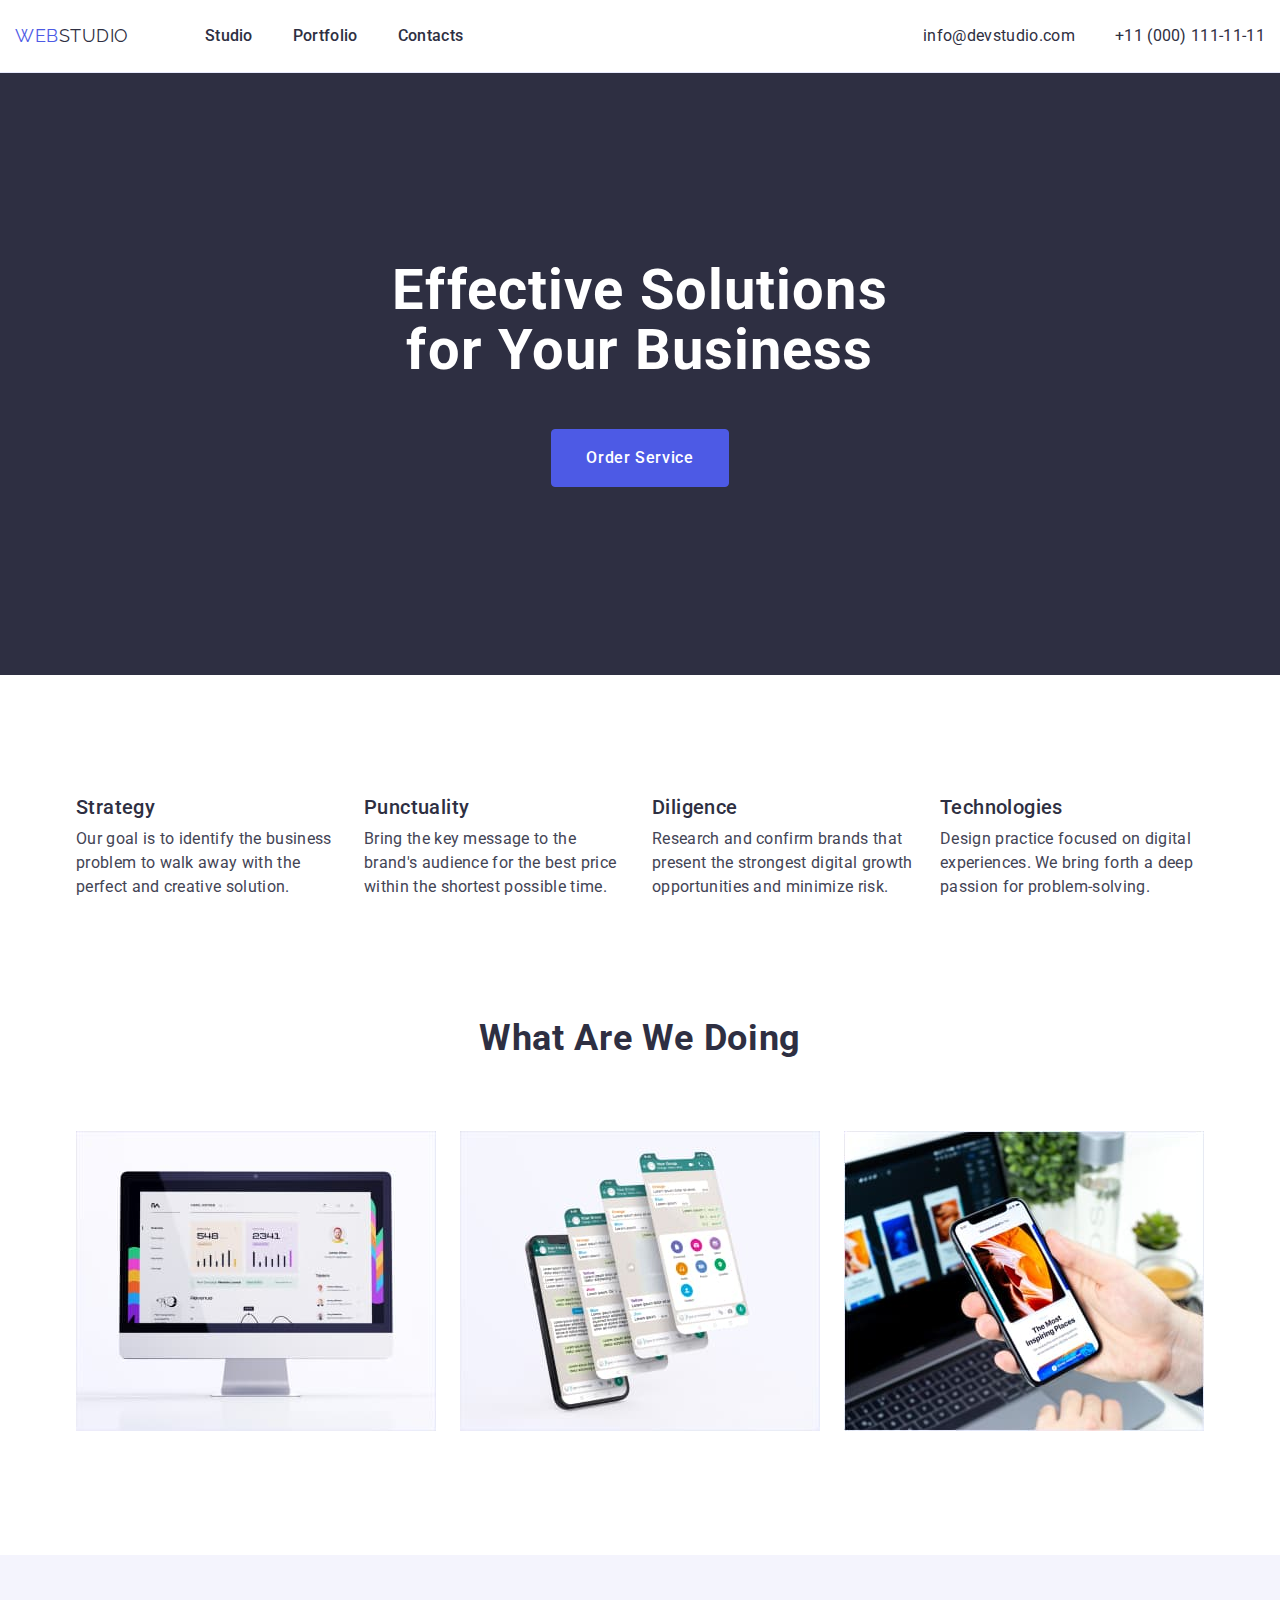
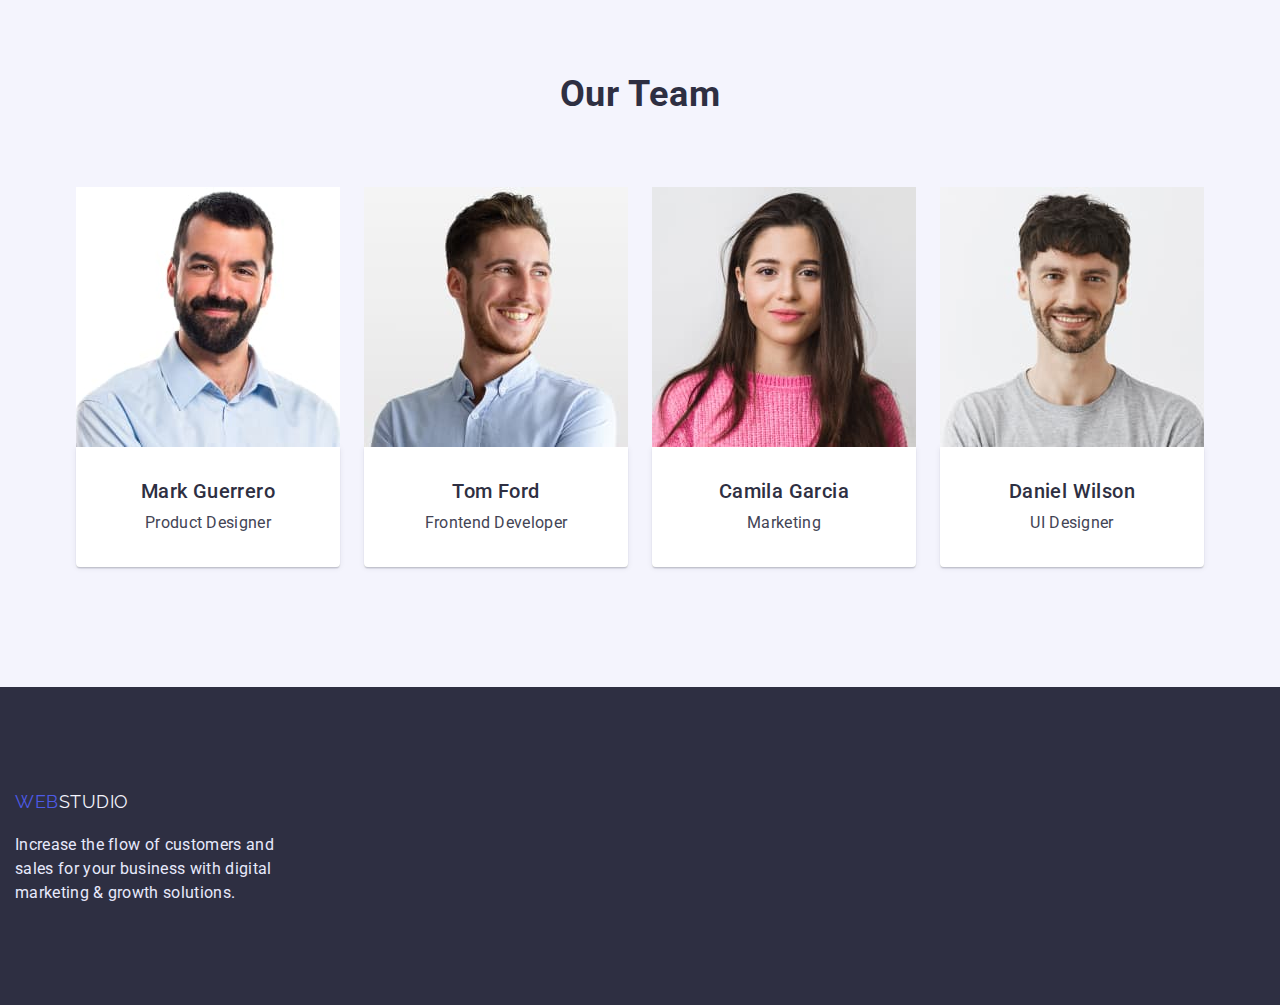
<file: index.html>
<!DOCTYPE html>
<html lang="en">

<head>
    <meta charset="UTF-8" />
    <meta http-equiv="X-UA-Compatible" content="IE=edge" />
    <meta name="viewport" content="width=device-width, initial-scale=1.0" />
    <link rel="preconnect" href="https://fonts.googleapis.com">
    <link rel="preconnect" href="https://fonts.gstatic.com" crossorigin>
    <link
        href="https://fonts.googleapis.com/css2?family=Raleway:wght@800&family=Roboto:wght@400;500;700;900&display=swap"
        rel="stylesheet">

    <link rel="stylesheet"
        href="https://cdnjs.cloudflare.com/ajax/libs/modern-normalize/1.0.0/modern-normalize.min.css" />
    <link rel="stylesheet" href="./css/styles.css">

    <title>WebStudio</title>
</head>


<body>
    <!-- HEADER -->
    <header class="header-section ">
        <div class="container header-all-nav">
            <nav class="header-menu">
                <!-- Logo Site -->
                <a class="header-logo list" href="./index.html"><span>Web</span>Studio</a>

                <ul class="header-list">
                    <li class="header-menu-item list"><a class="header-menu-link link" href="./index.html">Studio</a>
                    </li>
                    <li class="header-menu-item list"><a class="header-menu-link link"
                            href="./portfolio.html">Portfolio</a></li>
                    <li class="header-menu-item list"><a class="header-menu-link link" href="">Contacts</a></li>
                </ul>

            </nav>

            <address class="header-address">
                <ul class="header-address-list">
                    <li class="header-address-item list"><a class="header-address-link link"
                            href="mailto:info@devstudio.com">info@devstudio.com</a></li>
                    <li class="header-address-item list"><a class="header-address-link link"
                            href="tel:+110001111111">+11 (000) 111-11-11</a></li>
                </ul>
            </address>

        </div>
    </header>

    <!-- MAIN -->
    <main>
        <!-- HERO SECTION -->
        <section class="hero-section">
            <div class="container hero-container">
                <div class="hero-title-container">
                    <h1 class="hero-title">Effective Solutions for Your Business</h1>
                    <button type="button" class="hero-button btn">Order Service</button>
                </div>
            </div>
        </section>



        <section class="principles-section section">
            <div class="container principles-container">

                <h2 class="visually-hidden">Basic principles of work</h2>
                <ul class="principles-list list">
                    <li class="principles-item">
                        <h3 class="principles-title subtitle">Strategy</h3>
                        <p class="principles-description text">Our goal is to identify the business problem to walk away
                            with the perfect and creative solution.</p>
                    </li>
                    <li class="principles-item">
                        <h3 class="principles-title subtitle">Punctuality</h3>
                        <p class="principles-description text">Bring the key message to the brand's audience for the
                            best price within the shortest possible time.</p>
                    </li>
                    <li class="principles-item">
                        <h3 class="principles-title subtitle">Diligence</h3>
                        <p class="principles-description text">Research and confirm brands that present the strongest
                            digital growth opportunities and minimize risk.</p>
                    </li>
                    <li class="principles-item">
                        <h3 class="principles-title subtitle">Technologies</h3>
                        <p class="principles-description text">Design practice focused on digital experiences. We bring
                            forth a deep passion for problem-solving.</p>
                    </li>
                </ul>
            </div>
        </section>
        <!--WHAT ARE WE DOING SECTION -->
        <section class="work-section">
            <div class="container">
                <h2 class="work-title title">What are we doing</h2>
                <ul class="work-list list">
                    <li class="work-item">
                        <img src="./images/img1.jpg" alt="our work" width="360" height="300" />
                    </li>
                    <li class="work-item">
                        <img src="./images/img2.jpg" alt="our work" width="360" height="300" />
                    </li>
                    <li class="work-item">
                        <img src="./images/img3.jpg" alt="our work" width="360" height="300" />
                    </li>
                </ul>
            </div>
        </section>

        <!--OUR TEAM SECTION -->
        <section class="team-section section">
            <div class="container">
                <h2 class="team-title title">Our Team</h2>
                <ul class="team-card-list list">
                    <li class="team-card-item">
                        <img class="team-card-img" src="./images/img4.jpg" alt="foto" width="264" height="260" />
                        <div class="team-card-content">
                            <h3 class="team-card-subtitle subtitle">Mark Guerrero</h3>
                            <p class="team-card-description text">Product Designer</p>
                        </div>
                    </li>
                    <li class="team-card-item">
                        <img class="team-card-img" src="./images/img5.jpg" alt="foto" width="264" height="260" />
                        <div class="team-card-content">
                            <h3 class="team-card-subtitle subtitle">Tom Ford</h3>
                            <p class="team-card-description text">Frontend Developer</p>
                        </div>
                    </li>
                    <li class="team-card-item">
                        <img class="team-card-img" src="./images/img6.jpg" alt="foto" width="264" height="260" />
                        <div class="team-card-content">
                            <h3 class="team-card-subtitle subtitle">Camila Garcia</h3>
                            <p class="team-card-description text">Marketing</p>
                        </div>
                    </li>
                    <li class="team-card-item">
                        <img class="team-card-img" src="./images/img7.jpg" alt="foto" width="264" height="260" />
                        <div class="team-card-content">
                            <h3 class="team-card-subtitle subtitle">Daniel Wilson</h3>
                            <p class="team-card-description text">UI Designer</p>
                        </div>
                    </li>
                </ul>
            </div>
        </section>
    </main>

    <!-- FOOTER -->
    <footer class="footer-section">
        <div class="container footer-container">
            <a class="footer-logo list" href="./index.html"><span>Web</span>Studio</a>
            <p class="footer-description text"> Increase the flow of customers and sales for your business with digital
                marketing & growth solutions.</p>
        </div>
    </footer>

</body>

</html>
</file>
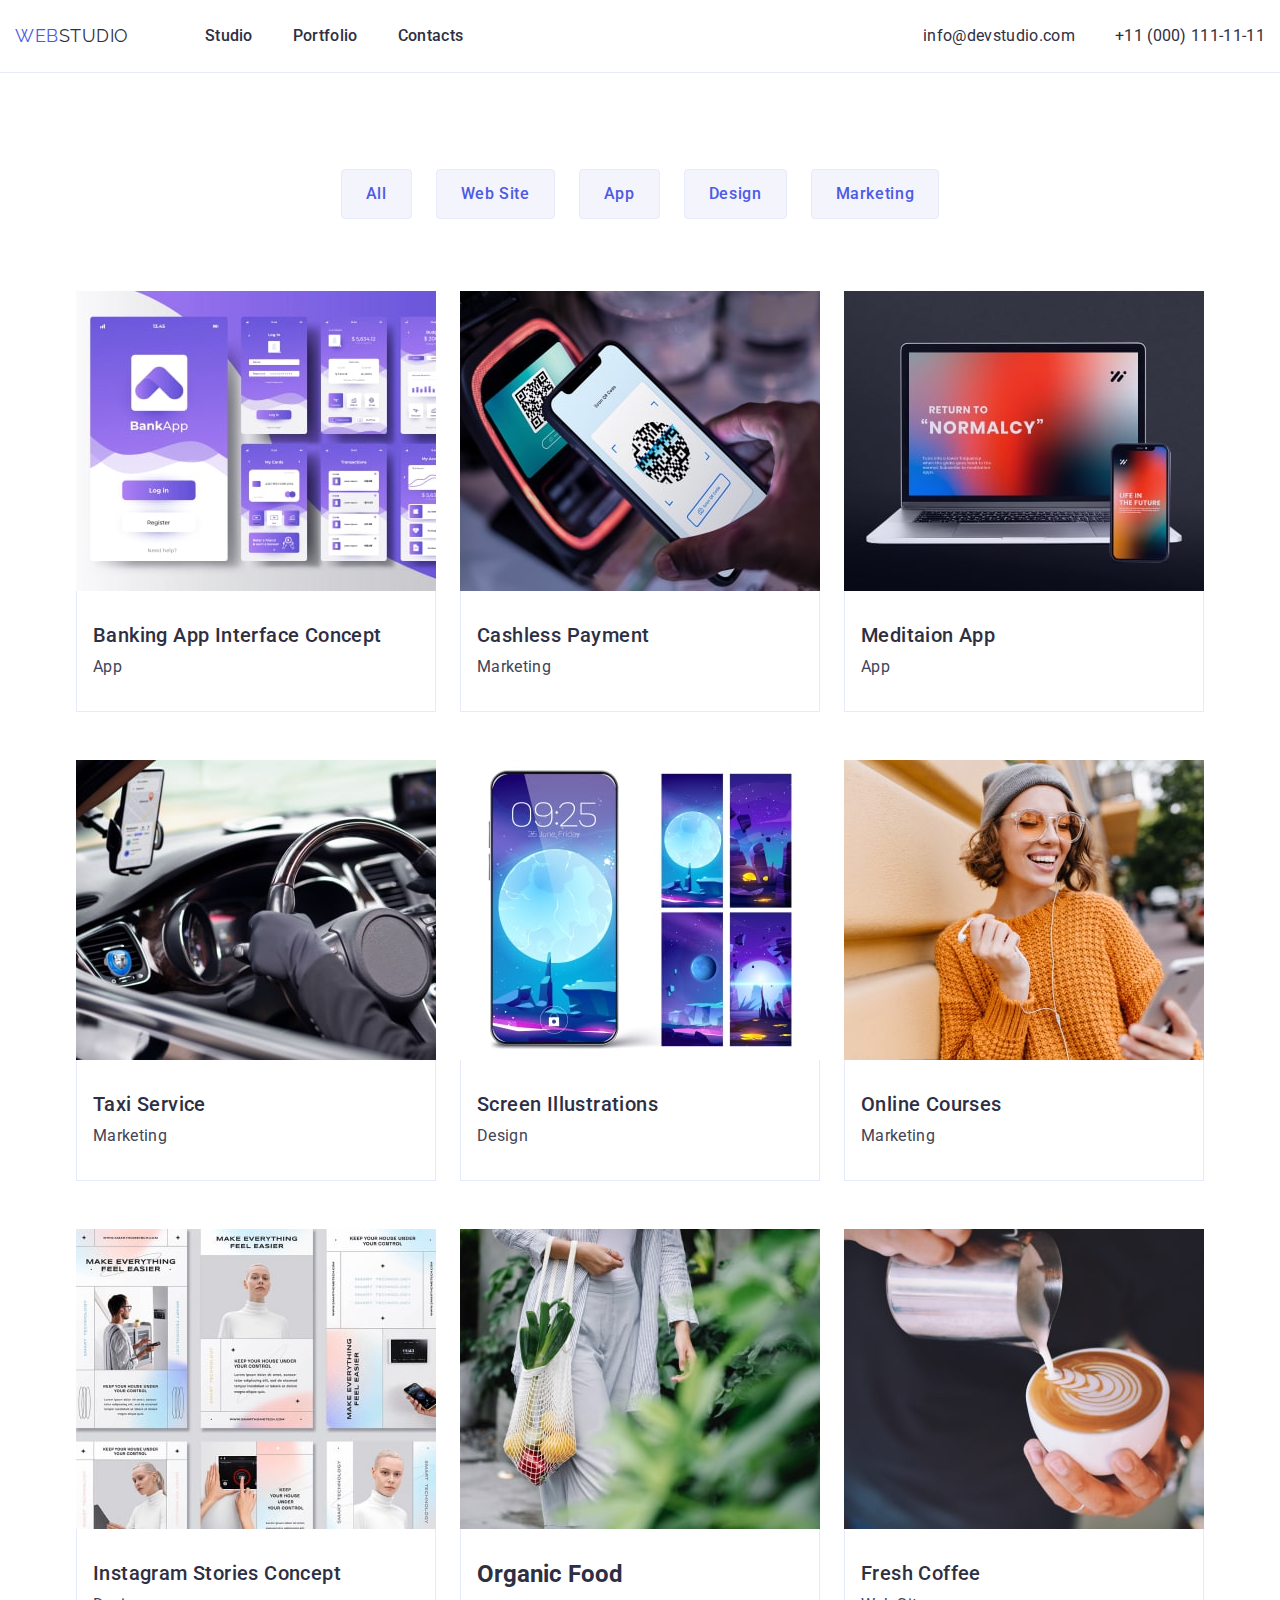
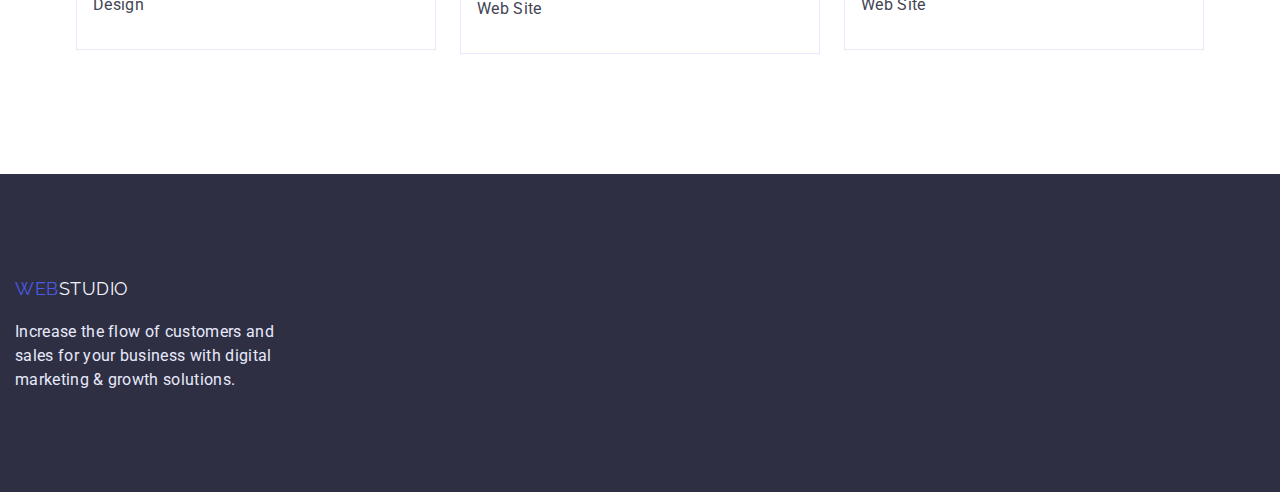
<file: portfolio.html>
<!DOCTYPE html>
<html lang="en">

<head>
    <meta charset="UTF-8">
    <meta http-equiv="X-UA-Compatible" content="IE=edge">
    <meta name="viewport" content="width=device-width, initial-scale=1.0">
    <link rel="preconnect" href="https://fonts.googleapis.com">
    <link rel="preconnect" href="https://fonts.gstatic.com" crossorigin>
    <link
        href="https://fonts.googleapis.com/css2?family=Raleway:wght@800&family=Roboto:wght@400;500;700;900&display=swap"
        rel="stylesheet">
    <link rel="stylesheet"
        href="https://cdnjs.cloudflare.com/ajax/libs/modern-normalize/1.0.0/modern-normalize.min.css" />
    <link rel="stylesheet" href="./css/styles.css">

    <title>Portfolio</title>
</head>


<body>
    <!--Header-->
    <header class="header-section">
        <div class="container header-all-nav">
            <nav class="header-menu">
                <a class="header-logo list" href="./index.html"><span>Web</span>Studio</a>
                <ul class="header-list">
                    <li class="header-menu-item list"><a class="header-menu-link link" href="./index.html">Studio</a>
                    </li>
                    <li class="header-menu-item list"><a class="header-menu-link link"
                            href="./portfolio.html">Portfolio</a></li>
                    <li class="header-menu-item list"><a class="header-menu-link link" href="">Contacts</a></li>
                </ul>
            </nav>
            <address class="header-address">
                <ul class="header-address-list">
                    <li class="header-address-item list"><a class="header-address-link link"
                            href="mailto:info@devstudio.com">info@devstudio.com</a></li>
                    <li class="header-address-item list"><a class="header-address-link link"
                            href="tel:+110001111111">+11 (000) 111-11-11</a></li>
                </ul>
            </address>
        </div>
    </header>
    <!--Main -->
    <main>
        <section class="portfolio-section">
            <div class="container portfolio-container">
                <h1 class="visually-hidden">Portfolio (Examples of projects)</h1>
                <ul class="portfolio-button-list list">
                    <li class="portfolio-button-item"><button type="button" class="portfolio-button btn">All</button>
                    </li>
                    <li class="portfolio-button-item"><button type="button" class="portfolio-button btn">Web
                            Site</button></li>
                    <li class="portfolio-button-item"><button type="button" class="portfolio-button btn">App</button>
                    </li>
                    <li class="portfolio-button-item"><button type="button" class="portfolio-button btn">Design</button>
                    </li>
                    <li class="portfolio-button-item"><button type="button"
                            class="portfolio-button btn">Marketing</button></li>
                </ul>
                <div class="portfolio-card-container">
                    <ul class="portfolio-card-list list">
                        <li class="portfolio-card-item">
                            <article class="portfolio-card">
                                <div class="portfolio-card-thumb">
                                    <img class="portfolio-card-img" src="./images/portfolio1.jpg" alt="Banking App"
                                        width="360" height="300">
                                </div>
                                <div class="portfolio-card-content">
                                    <h2 class="portfolio-card-subtitle subtitle">Banking App Interface Concept</h2>
                                    <p class="portfolio-card-description text">App</p>
                                </div>
                            </article>
                        </li>
                        <li class="portfolio-card-item">
                            <article class="portfolio-card">
                                <div class="portfolio-card-thumb">
                                    <img class="portfolio-card-img" src="./images/portfolio2.jpg" alt="Cashless Payment"
                                        width="360" height="300">
                                </div>
                                <div class="portfolio-card-content">
                                    <h2 class="portfolio-card-subtitle subtitle">Cashless Payment</h2>
                                    <p class="portfolio-card-description text">Marketing</p>
                                </div>
                            </article>
                        </li>
                        <li class="portfolio-card-item">
                            <article class="portfolio-card">
                                <div class="portfolio-card-thumb">
                                    <img class="portfolio-card-img" src="./images/portfolio3.jpg" alt="Meditaion App"
                                        width="360" height="300">
                                </div>
                                <div class="portfolio-card-content">
                                    <h2 class="portfolio-card-subtitle subtitle">Meditaion App</h2>
                                    <p class="portfolio-card-description text">App</p>
                                </div>
                            </article>
                        </li>
                        <li class="portfolio-card-item">
                            <article class="portfolio-card">
                                <div class="portfolio-card-thumb">
                                    <img class="portfolio-card-img" src="./images/portfolio4.jpg" alt="Taxi Service"
                                        width="360" height="300">
                                </div>
                                <div class="portfolio-card-content">
                                    <h2 class="portfolio-card-subtitle subtitle">Taxi Service</h2>
                                    <p class="portfolio-card-description text">Marketing</p>
                                </div>
                            </article>
                        </li>
                        <li class="portfolio-card-item">
                            <article class="portfolio-card">
                                <div class="portfolio-card-thumb">
                                    <img class="portfolio-card-img" src="./images/portfolio5.jpg"
                                        alt="Screen Illustrations" width="360" height="300">
                                </div>
                                <div class="portfolio-card-content">
                                    <h2 class="portfolio-card-subtitle subtitle">Screen Illustrations</h2>
                                    <p class="portfolio-card-description text">Design</p>
                                </div>
                            </article>
                        </li>
                        <li class="portfolio-card-item">
                            <article class="portfolio-card">
                                <div class="portfolio-card-thumb">
                                    <img class="portfolio-card-img" src="./images/portfolio6.jpg" alt="Online Courses"
                                        width="360" height="300">
                                </div>
                                <div class="portfolio-card-content">
                                    <h2 class="portfolio-card-subtitle subtitle">Online Courses</h2>
                                    <p class="portfolio-card-description text">Marketing</p>
                                </div>
                            </article>
                        </li>
                        <li class="portfolio-card-item">
                            <article class="portfolio-card">
                                <div class="portfolio-card-thumb">
                                    <img class="portfolio-card-img" src="./images/portfolio7.jpg"
                                        alt="Instagram Stories Concept" width="360" height="300">
                                </div>
                                <div class="portfolio-card-content">
                                    <h2 class="portfolio-card-subtitle subtitle">Instagram Stories Concept</h2>
                                    <p class="portfolio-card-description text">Design</p>
                                </div>
                            </article>
                        </li>
                        <li class="portfolio-card-item">
                            <article class="portfolio-card">
                                <div class="portfolio-card-thumb">
                                    <img class="portfolio-card-img" src="./images/portfolio8.jpg"
                                        alt="web-site-organic-food-foto" width="360" height="300">
                                </div>
                                <div class="portfolio-card-content">
                                    <h2 class="Organic Food">Organic Food</h2>
                                    <p class="portfolio-card-description text">Web Site</p>
                                </div>
                            </article>
                        </li>
                        <li class="portfolio-card-item">
                            <article class="portfolio-card">
                                <div class="portfolio-card-thumb">
                                    <img class="portfolio-card-img" src="./images/portfolio9.jpg" alt="fresh coffee"
                                        width="360" height="300">
                                </div>
                                <div class="portfolio-card-content">
                                    <h2 class="portfolio-card-subtitle subtitle">Fresh Coffee</h2>
                                    <p class="portfolio-card-description text">Web Site</p>
                                </div>
                            </article>
                        </li>
                    </ul>
                </div>
            </div>
        </section>
    </main>
    <!--footer-->
    <footer class="footer-section">
        <div class="container footer-container">
            <a class="footer-logo list" href="./index.html"><span>Web</span>Studio</a>
            <p class="footer-description text"> Increase the flow of customers and sales for your business with digital
                marketing & growth solutions.</p>
        </div>
    </footer>
</body>

</html>
</file>
<file: css/styles.css>
:root {

    --first-text-color: #434455;
    --second-text-color: #FFFFFF;
    --third-text-color: #2E2F42;
    --fourth-text-color: #4D5AE5;
    --fifth-text-color: #F4F4FD;
    --sixth-text-color: #E7E9FC;
    --first-background-color: #2E2F42;
    --second-background-color: #F4F4FD;
    --third-background-color: #4D5AE5;
    --fourth-background-color: #FFFFFF;
    --accent-color: #404BBF;
    --border-color-img-portfolio: #E7E9FC;
    --secondary-found: 'Raleway', sans-serif;
    --basic-settings-padding-section: 120px;
    --basic-settings-gap: 24px;
}

body {
    font-family: "Roboto", sans-serif;
    color: #2E2F42;
}


h1,
h2,
h3,
h4,
h5,
h6,
p {
    margin: 0;
}

ul {
    margin: 0;
    padding: 0;
}


.container {
    max-width: 1440px;
    margin: auto;
    padding: 0px 15px;
}

.section {
    padding-top: var(--basic-settings-padding-section);
    padding-bottom: var(--basic-settings-padding-section);
}


.list {
    list-style: none;
}


.link {
    text-decoration: none;
}

.link:hover,
.link:focus {
    color: var(--accent-color);
}

.title {
    font-size: 36px;
    line-height: 1.11;
    text-align: center;
    letter-spacing: 0.02em;
    text-transform: capitalize;
}


.subtitle {
    font-weight: 500;
    font-size: 20px;
    line-height: 1.2;
    letter-spacing: 0.02em;
}


.text {
    font-size: 16px;
    line-height: 1.5;
    letter-spacing: 0.02em;
    color: var(--first-text-color);
}


.visually-hidden {
    position: absolute;
    width: 1px;
    height: 1px;
    margin: -1px;
    border: 0;
    padding: 0;
    white-space: nowrap;
    clip-path: inset(100%);
    clip: rect(0 0 0 0);
    overflow: hidden;
}

.btn {
    cursor: pointer;
    font-family: inherit;
    display: flex;
    font-weight: 500;
    font-size: 16px;
    line-height: 1.5;
    align-items: center;
    letter-spacing: 0.04em;
    border-radius: 4px;
}

.btn:hover,
.btn:focus {
    background: var(--accent-color);
    color: var(--second-text-color);
    border-radius: 4px;
}

.portfolio-card-img,
.team-card-img {
    display: block;
    max-width: 100%;
    height: auto;
}

/** Main page **/

/* Header*/
.header-section {
    background: var(--fourth-background-color);
    border-bottom: 1px solid var(--sixth-text-color);
}

.header-all-nav {
    display: flex;
}


.header-logo {
    margin-right: 76px;
    padding: 24px 0px;
}

.header-logo,
.header-logo span {
    text-decoration: none;
    font-family: var(--secondary-found);
    font-size: 18px;
    line-height: 1.33;
    letter-spacing: 0.03em;
    text-transform: uppercase;
    color: inherit;
}

.header-logo span {
    color: var(--fourth-text-color);

}

.header-menu {
    display: flex;
}

.header-list {
    display: flex;
    column-gap: 40px;
}

.header-menu-link {
    display: flex;
    font-weight: 500;
    font-size: 16px;
    line-height: 1.5;
    letter-spacing: 0.02em;
    color: var(--third-text-color);
    padding: 24px 0px;
}

.header-address {
    display: flex;
    margin-left: auto;
    align-items: center;
    justify-content: center;
}

.header-address-list {
    display: flex;
    flex-wrap: wrap;
    justify-content: center;
    align-items: center;
    column-gap: 40px;
    padding-left: 40px;
    row-gap: 4px;
}

.header-address-link {
    display: flex;
    font-style: normal;
    font-size: 16px;
    line-height: 1.5;
    letter-spacing: 0.02em;
    color: var(--third-text-color);
}

.header-address-item {
    display: flex;
}

/* Hero section*/
.hero-section {
    background: var(--first-background-color);
}

.hero-container {
    padding: 188px 0;
}

.hero-title-container {
    max-width: 496px;
    margin: auto;
}

.hero-title {
    max-width: 496px;
    font-weight: 700;
    font-size: 56px;
    line-height: 1.07;
    text-align: center;
    letter-spacing: 0.02em;
    color: var(--second-text-color);
}

.hero-button {
    display: block;
    width: 178px;
    padding: 16px 32px;
    margin: auto;
    margin-top: 48px;
    background: var(--third-background-color);
    color: var(--second-text-color);
    border-radius: 4px;
    border: 1px solid var(--third-background-color);
}

.principles-list {
    display: flex;
    flex-wrap: wrap;
    gap: var(--basic-settings-gap);
    justify-content: center;
}

.principles-item {
    max-width: 264px;
    width: calc((100 - 72px)) / 4;
}

.principles-description {
    margin-top: 8px;
}

.work-section {
    padding-bottom: var(--basic-settings-padding-section);
}

.work-list {
    display: flex;
    flex-wrap: wrap;
    gap: var(--basic-settings-gap);
    margin-top: 72px;
    justify-content: center;
}

.work-item {
    width: calc((100 - 48px)) / 3;
}

/* Our team section*/
.team-section {
    background: var(--second-background-color);

}

.team-card-list {
    display: flex;
    flex-wrap: wrap;
    gap: var(--basic-settings-gap);
    margin-top: 72px;
    justify-content: center;

}

.team-card-item {
    background: var(--fourth-background-color);
    width: calc((100 - 72px)) / 4;
}

.team-card-description {
    margin-top: 8px;
}

.team-card-content {
    padding: 32px 16px;
    text-align: center;
    background: var(--second-text-color);
    box-shadow: 0px 1px 6px rgba(46, 47, 66, 0.08), 0px 1px 1px rgba(46, 47, 66, 0.16), 0px 2px 1px rgba(46, 47, 66, 0.08);
    border-radius: 0px 0px 4px 4px;
}

/*Portfolio page */

.portfolio-section {
    padding-bottom: var(--basic-settings-padding-section);
    padding-top: 96px;
}

.portfolio-button {
    display: flex;
    background: var(--second-background-color);
    border: 1px solid var(--sixth-text-color);
    border-radius: 4px;
    color: var(--fourth-text-color);
    padding: 12px 24px;
}

.portfolio-button-list {
    display: flex;
    flex-wrap: wrap;
    justify-content: center;
    gap: var(--basic-settings-gap);
}

.portfolio-card-list {
    display: flex;
    flex-wrap: wrap;
    row-gap: 48px;
    column-gap: var(--basic-settings-gap);
    margin-top: 72px;
    justify-content: center;
}

.portfolio-card-item {
    width: calc((100 - 48px)) / 3;
}

.portfolio-card-content {
    padding: 32px 16px;
    background: var(--second-text-color);
    border-bottom: 1px solid var(--border-color-img-portfolio);
    border-right: 1px solid var(--border-color-img-portfolio);
    border-left: 1px solid var(--border-color-img-portfolio);
}

.portfolio-card-description {
    margin-top: 8px;
}

/* Footer */
.footer-section {
    padding-top: 100px;
    padding-bottom: 100px;
    background: var(--first-background-color);
}

.footer-container {
    display: flex;
    flex-direction: column;
    justify-content: flex-start;
}

.footer-logo,
.footer-logo span {
    text-decoration: none;
    font-family: var(--secondary-found);
    font-size: 18px;
    line-height: 1.67;
    align-items: center;
    letter-spacing: 0.03em;
    text-transform: uppercase;
    color: var(--fifth-text-color);
    padding: 0;
}

.footer-logo span {
    color: var(--fourth-text-color);
}

.footer-description {
    width: 264px;
    margin-top: 16px;
    flex-direction: column;
    flex-direction: row-reverse;
    color: var(--sixth-text-color);
}
</file>
